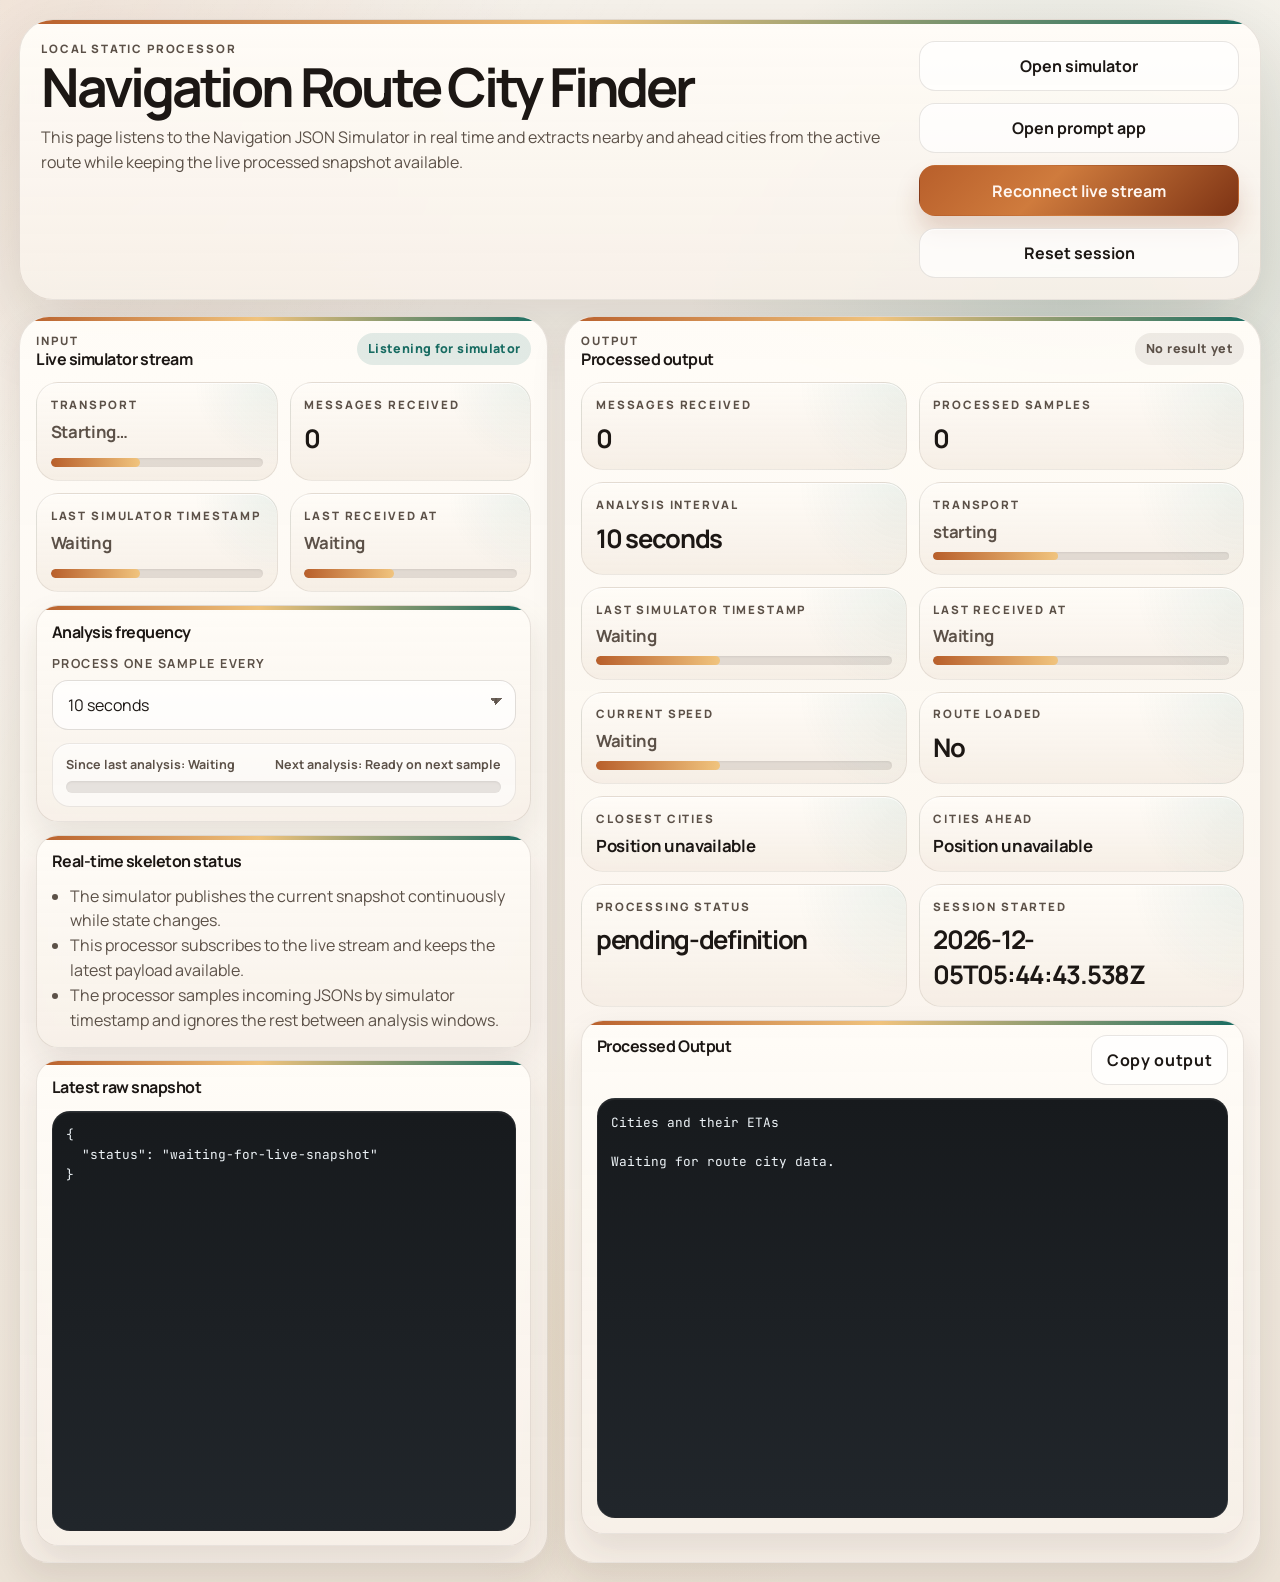
<file: html/processor.html>
<!DOCTYPE html>
<html lang="en">
<head>
	<meta charset="UTF-8">
	<meta name="viewport" content="width=device-width, initial-scale=1.0">
	<title>Navigation Route City Finder</title>
	<link rel="preconnect" href="https://fonts.googleapis.com">
	<link rel="preconnect" href="https://fonts.gstatic.com" crossorigin>
	<link href="https://fonts.googleapis.com/css2?family=Manrope:wght@400;500;600;700;800&family=JetBrains+Mono:wght@400;600&display=swap" rel="stylesheet">
	<link rel="stylesheet" href="../css/processor.css">
</head>
<body>
	<div class="page-shell">
		<header class="hero-card">
			<div>
				<p class="eyebrow">Local static processor</p>
				<h1>Navigation Route City Finder</h1>
				<p class="hero-copy">This page listens to the Navigation JSON Simulator in real time and extracts nearby and ahead cities from the active route while keeping the live processed snapshot available.</p>
			</div>
			<div class="hero-actions">
				<a class="link-button" href="./simulation.html" target="_blank" rel="noopener noreferrer">Open simulator</a>
				<a class="link-button" href="./prompt-builder.html" target="_blank" rel="noopener noreferrer">Open prompt app</a>
				<button id="reconnect-btn" class="file-button" type="button">Reconnect live stream</button>
				<button id="reset-session-btn" class="link-button" type="button">Reset session</button>
			</div>
		</header>

		<main class="workspace-grid">
			<section class="panel input-panel">
				<div class="panel-header">
					<div>
						<p class="panel-kicker">Input</p>
						<h2>Live simulator stream</h2>
					</div>
					<p id="input-status" class="status-chip">Connecting</p>
				</div>
				<div class="connection-grid">
					<article class="summary-card">
						<p class="summary-label">Transport</p>
						<strong id="transport-readout">Starting…</strong>
					</article>
					<article class="summary-card">
						<p class="summary-label">Messages received</p>
						<strong id="message-count-readout">0</strong>
					</article>
					<article class="summary-card">
						<p class="summary-label">Last simulator timestamp</p>
						<strong id="last-simulator-time-readout">Waiting</strong>
					</article>
					<article class="summary-card">
						<p class="summary-label">Last received at</p>
						<strong id="last-received-readout">Waiting</strong>
					</article>
				</div>
				<section class="stack-card analysis-control-card">
					<div class="stack-header">
						<h3>Analysis frequency</h3>
					</div>
					<label class="field-label" for="analysis-frequency">Process one sample every</label>
					<select id="analysis-frequency" class="select-control">
						<option value="5000">5 seconds</option>
						<option value="10000" selected>10 seconds</option>
						<option value="15000">15 seconds</option>
						<option value="30000">30 seconds</option>
						<option value="60000">1 minute</option>
						<option value="120000">2 minutes</option>
						<option value="300000">5 minutes</option>
						<option value="600000">10 minutes</option>
						<option value="900000">15 minutes</option>
						<option value="1800000">30 minutes</option>
						<option value="3600000">1 hour</option>
					</select>
					<div class="analysis-progress-card" aria-live="polite">
						<div class="analysis-progress-labels">
							<span id="analysis-since-readout">Since last analysis: Waiting</span>
							<span id="analysis-next-readout">Next analysis: Ready on next sample</span>
						</div>
						<div class="analysis-progress-track" role="progressbar" aria-label="Analysis interval progress" aria-valuemin="0" aria-valuemax="100" aria-valuenow="0">
							<span id="analysis-progress-bar" class="analysis-progress-bar"></span>
						</div>
					</div>
				</section>
				<div class="tips-card">
					<h3>Real-time skeleton status</h3>
					<ul>
						<li>The simulator publishes the current snapshot continuously while state changes.</li>
						<li>This processor subscribes to the live stream and keeps the latest payload available.</li>
						<li>The processor samples incoming JSONs by simulator timestamp and ignores the rest between analysis windows.</li>
					</ul>
				</div>
				<section class="stack-card raw-stream-card">
					<div class="stack-header">
						<h3>Latest raw snapshot</h3>
					</div>
					<pre id="raw-json" class="json-output">{
  "status": "waiting-for-live-snapshot"
}</pre>
				</section>
			</section>

			<section class="panel output-panel">
				<div class="panel-header">
					<div>
						<p class="panel-kicker">Output</p>
						<h2>Processed output</h2>
					</div>
					<p id="result-status" class="status-chip muted">No result yet</p>
				</div>

				<div id="summary-grid" class="summary-grid">
					<article class="summary-card placeholder-card">
						<p class="summary-label">Processed samples</p>
						<strong>0</strong>
					</article>
					<article class="summary-card placeholder-card">
						<p class="summary-label">Distance analyzed</p>
						<strong>0.00 km</strong>
					</article>
					<article class="summary-card placeholder-card">
						<p class="summary-label">Warnings</p>
						<strong>0</strong>
					</article>
					<article class="summary-card placeholder-card">
						<p class="summary-label">Input type</p>
						<strong>Unknown</strong>
					</article>
				</div>

				<div class="output-stack">
					<section class="stack-card">
						<div class="stack-header">
							<h3>Processed Output</h3>
							<button id="copy-processed-json-btn" class="link-button panel-action-button" type="button">Copy output</button>
						</div>
						<pre id="processed-json" class="json-output">{}</pre>
					</section>
				</div>
			</section>
		</main>
	</div>

	<script src="../js/processor.js"></script>
</body>
</html>
</file>
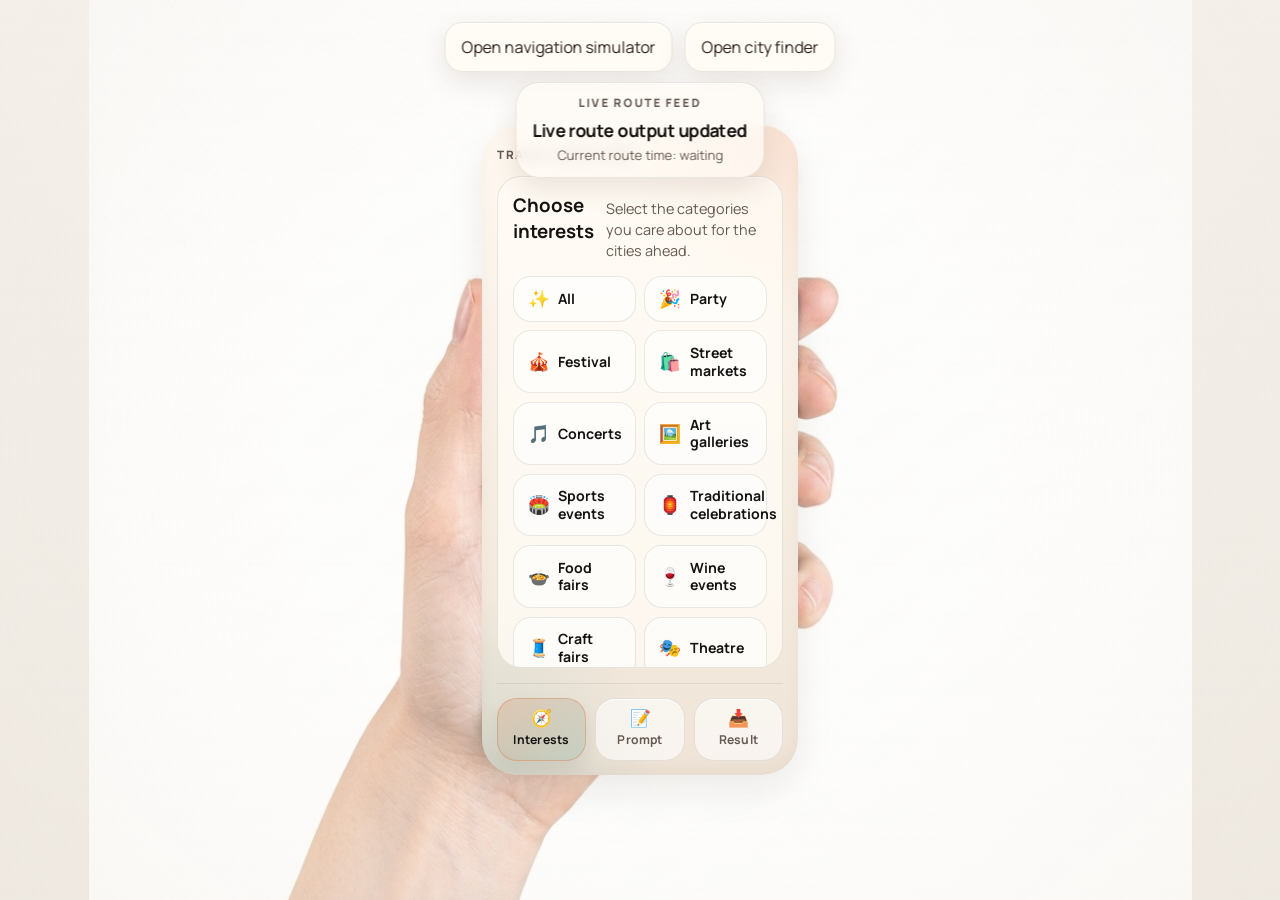
<file: html/prompt-builder.html>
<!DOCTYPE html>
<html lang="en">
<head>
	<meta charset="UTF-8">
	<meta name="viewport" content="width=device-width, initial-scale=1.0">
	<title>Route Events Prompt Builder</title>
	<link rel="preconnect" href="https://fonts.googleapis.com">
	<link rel="preconnect" href="https://fonts.gstatic.com" crossorigin>
	<link href="https://fonts.googleapis.com/css2?family=Manrope:wght@400;500;600;700;800&family=JetBrains+Mono:wght@400;600&display=swap" rel="stylesheet">
	<link rel="stylesheet" href="../css/prompt-builder.css">
</head>
<body>
	<div class="page-shell">
		<main class="device-stage">
			<div class="external-topbar">
				<nav class="external-links" aria-label="Navigation links">
					<a class="hero-link" href="./simulation.html" target="_blank" rel="noopener noreferrer">Open navigation simulator</a>
					<a class="hero-link" href="./processor.html" target="_blank" rel="noopener noreferrer">Open city finder</a>
				</nav>
				<section id="feed-card" class="status-card external-status-card">
					<p class="status-label">Live route feed</p>
					<strong id="feed-status">Waiting for processed output</strong>
					<p id="feed-time" class="status-meta">Current route time: waiting</p>
				</section>
			</div>

			<section class="phone-shell" aria-label="Prompt builder app">
				<div class="phone-frame">
					<div class="phone-notch" aria-hidden="true"></div>
					<div class="phone-screen">
						<header class="app-header">
							<div>
								<p class="app-kicker">Travel assistant</p>
							</div>
							<div class="app-actions">
								<button id="copy-prompt-btn" class="copy-button is-hidden" type="button" hidden aria-hidden="true">Copy prompt</button>
							</div>
						</header>

						<div class="tab-panels">
							<section id="tab-categories" class="tab-panel selector-card is-active" data-tab-panel="categories">
								<div class="section-heading">
									<h3>Choose interests</h3>
									<p>Select the categories you care about for the cities ahead.</p>
								</div>
								<div id="interest-grid" class="interest-grid" aria-label="Interest categories"></div>
							</section>

							<section id="tab-prompt" class="tab-panel prompt-card" data-tab-panel="prompt">
								<pre id="prompt-output" class="prompt-output">Waiting for route city data.</pre>
							</section>

							<section id="tab-result" class="tab-panel result-card" data-tab-panel="result">
								<div class="result-empty-state" aria-live="polite">
									<p class="result-empty-kicker">No live results</p>
									<h3>Paid event-search API not connected</h3>
									<p>This phone demo is an academic exercise rather than a commercial product, so no paid API has been added for automatic result fetching.</p>
									<p>The Result tab stays intentionally blank until you connect your own provider.</p>
								</div>
							</section>
						</div>

						<nav class="bottom-nav" aria-label="Phone menus">
							<button class="bottom-nav-button is-active" type="button" data-tab-target="categories" aria-pressed="true">
								<span class="bottom-nav-icon" aria-hidden="true">🧭</span>
								<span class="bottom-nav-label">Interests</span>
							</button>
							<button class="bottom-nav-button" type="button" data-tab-target="prompt" aria-pressed="false">
								<span class="bottom-nav-icon" aria-hidden="true">📝</span>
								<span class="bottom-nav-label">Prompt</span>
							</button>
							<button class="bottom-nav-button" type="button" data-tab-target="result" aria-pressed="false">
								<span class="bottom-nav-icon" aria-hidden="true">📥</span>
								<span class="bottom-nav-label">Result</span>
							</button>
						</nav>
					</div>
				</div>
			</section>
		</main>
	</div>

	<script src="../js/prompt-builder.js"></script>
</body>
</html>
</file>
<file: css/processor.css>
:root {
	color-scheme: light;
	--bg: #f4efe7;
	--paper: rgba(255, 252, 247, 0.92);
	--paper-strong: rgba(255, 252, 247, 0.98);
	--line: rgba(67, 46, 31, 0.12);
	--ink: #1c1714;
	--ink-soft: #5c5148;
	--accent: #b85f2b;
	--accent-deep: #7d3314;
	--cool: #176b61;
	--warn: #b46b17;
	--danger: #b2432e;
	--shadow-lg: 0 28px 80px rgba(45, 28, 16, 0.14);
	--shadow-md: 0 16px 34px rgba(45, 28, 16, 0.1);
	--radius-xl: 30px;
	--radius-lg: 22px;
	--radius-md: 16px;
}

* {
	box-sizing: border-box;
}

html,
body {
	min-height: 100%;
}

body {
	margin: 0;
	font-family: "Manrope", "Segoe UI", sans-serif;
	color: var(--ink);
	background:
		radial-gradient(circle at top left, rgba(184, 95, 43, 0.14), transparent 26%),
		radial-gradient(circle at 84% 18%, rgba(23, 107, 97, 0.16), transparent 23%),
		radial-gradient(circle at 50% 84%, rgba(214, 165, 84, 0.12), transparent 20%),
		linear-gradient(180deg, #f8f4ed 0%, #ece3d7 100%);
}

body::before {
	content: "";
	position: fixed;
	inset: 0;
	pointer-events: none;
	background:
		repeating-linear-gradient(90deg, rgba(255, 255, 255, 0.04) 0, rgba(255, 255, 255, 0.04) 1px, transparent 1px, transparent 96px),
		linear-gradient(120deg, rgba(255, 255, 255, 0.24), transparent 38%);
	opacity: 0.8;
}

.page-shell {
	position: relative;
	max-width: 1500px;
	margin: 0 auto;
	padding: 1.2rem;
	z-index: 1;
}

.hero-card,
.panel,
.summary-card,
.stack-card,
.tips-card {
	background: linear-gradient(var(--paper-strong), rgba(247, 240, 232, 0.92));
	border: 1px solid var(--line);
	box-shadow: var(--shadow-md);
	backdrop-filter: blur(18px) saturate(1.04);
	overflow: hidden;
	position: relative;
}

.hero-card::before,
.panel::before,
.stack-card::before,
.tips-card::before {
	content: "";
	position: absolute;
	inset: 0 0 auto;
	height: 4px;
	background: linear-gradient(90deg, var(--accent), #f0c37d 45%, var(--cool));
}

.hero-card {
	display: grid;
	grid-template-columns: 1.6fr minmax(220px, 320px);
	gap: 1.25rem;
	padding: 1.3rem;
	border-radius: 34px;
	box-shadow: var(--shadow-lg);
	margin-bottom: 1rem;
}

.eyebrow,
.panel-kicker,
.summary-label {
	margin: 0;
	text-transform: uppercase;
	letter-spacing: 0.16em;
	font-size: 0.72rem;
	font-weight: 800;
	color: var(--ink-soft);
}

h1,
h2,
h3,
p {
	margin: 0;
}

h1 {
	margin-top: 0.35rem;
	font-size: clamp(2rem, 4.2vw, 4rem);
	line-height: 0.94;
	letter-spacing: -0.06em;
}

.hero-copy {
	margin-top: 0.8rem;
	max-width: 62rem;
	line-height: 1.55;
	color: var(--ink-soft);
}

.hero-actions {
	display: flex;
	flex-direction: column;
	justify-content: space-between;
	gap: 0.75rem;
}

.workspace-grid {
	display: grid;
	grid-template-columns: minmax(320px, 0.95fr) minmax(420px, 1.25fr);
	gap: 1rem;
}

.panel {
	border-radius: var(--radius-xl);
	padding: 1rem;
	min-height: 0;
}

.panel-header,
.stack-header {
	display: flex;
	justify-content: space-between;
	gap: 1rem;
	align-items: flex-start;
	margin-bottom: 0.8rem;
}

.panel-action-button {
	padding: 0.6rem 0.85rem;
	font-size: 0.78rem;
	font-weight: 800;
	letter-spacing: 0.04em;
	white-space: nowrap;
}

.field-label {
	display: block;
	margin-bottom: 0.45rem;
	font-size: 0.78rem;
	text-transform: uppercase;
	letter-spacing: 0.12em;
	font-weight: 700;
	color: var(--ink-soft);
}

.connection-grid {
	display: grid;
	grid-template-columns: repeat(2, minmax(0, 1fr));
	gap: 0.75rem;
	margin-bottom: 0.8rem;
}

textarea,
select,
button,
.file-button,
.link-button {
	font: inherit;
	border-radius: 16px;
}

select {
	width: 100%;
	padding: 0.82rem 0.95rem;
	border: 1px solid rgba(70, 49, 34, 0.16);
	background: rgba(255, 255, 255, 0.74);
	color: var(--ink);
	box-shadow: inset 0 1px 0 rgba(255, 255, 255, 0.82);
	appearance: none;
	background-image:
		linear-gradient(45deg, transparent 50%, rgba(92, 81, 72, 0.9) 50%),
		linear-gradient(135deg, rgba(92, 81, 72, 0.9) 50%, transparent 50%);
	background-position:
		calc(100% - 1.1rem) calc(50% - 3px),
		calc(100% - 0.8rem) calc(50% - 3px);
	background-size: 7px 7px, 7px 7px;
	background-repeat: no-repeat;
}

textarea {
	width: 100%;
	min-height: 430px;
	resize: vertical;
	padding: 1rem;
	border: 1px solid rgba(70, 49, 34, 0.16);
	background: rgba(255, 255, 255, 0.74);
	color: var(--ink);
	font-family: "JetBrains Mono", monospace;
	font-size: 0.85rem;
	line-height: 1.56;
	box-shadow: inset 0 1px 0 rgba(255, 255, 255, 0.82);
	margin-bottom: 0.8rem;
}

.raw-stream-card {
	margin-top: 0.8rem;
}

.analysis-control-card {
	margin-bottom: 0.8rem;
}

.analysis-progress-card {
	margin-top: 0.8rem;
	padding: 0.8rem 0.85rem;
	border-radius: 18px;
	background: rgba(255, 255, 255, 0.56);
	border: 1px solid rgba(70, 49, 34, 0.1);
	box-shadow: inset 0 1px 0 rgba(255, 255, 255, 0.72);
}

.analysis-progress-labels {
	display: flex;
	justify-content: space-between;
	gap: 0.75rem;
	margin-bottom: 0.5rem;
	font-size: 0.78rem;
	font-weight: 700;
	color: var(--ink-soft);
}

.analysis-progress-track {
	position: relative;
	display: block;
	height: 0.72rem;
	border-radius: 999px;
	overflow: hidden;
	background: rgba(92, 81, 72, 0.14);
	box-shadow: inset 0 1px 2px rgba(28, 23, 20, 0.08);
}

.analysis-progress-bar {
	position: absolute;
	inset: 0 auto 0 0;
	width: 0%;
	border-radius: inherit;
	background: linear-gradient(90deg, var(--cool) 0%, #f0c37d 55%, var(--accent) 100%);
	transition: width 180ms linear;
}

textarea:focus,
select:focus,
button:focus,
.file-button:focus,
.link-button:focus {
	outline: none;
}

textarea:focus-visible,
select:focus-visible,
button:focus-visible,
.file-button:focus-visible,
.link-button:focus-visible {
	box-shadow: 0 0 0 3px rgba(184, 95, 43, 0.2);
}

.button-row {
	display: grid;
	grid-template-columns: repeat(auto-fit, minmax(140px, 1fr));
	gap: 0.55rem;
	margin-bottom: 0.8rem;
}

.compact-row {
	margin: 0.85rem 0;
}

button,
.file-button,
.link-button {
	display: inline-flex;
	align-items: center;
	justify-content: center;
	text-decoration: none;
	padding: 0.82rem 0.95rem;
	border: 1px solid transparent;
	cursor: pointer;
	font-weight: 700;
	transition: transform 160ms ease, box-shadow 160ms ease, background 160ms ease;
}

button:hover,
.file-button:hover,
.link-button:hover {
	transform: translateY(-1px);
}

button:disabled {
	opacity: 0.55;
	cursor: not-allowed;
	transform: none;
}

.button-primary,
.file-button {
	background: linear-gradient(135deg, var(--accent) 0%, #cf7b3d 40%, var(--accent-deep) 100%);
	color: #fff6f0;
	box-shadow: 0 16px 24px rgba(125, 51, 20, 0.18);
}

.button-ghost,
.link-button {
	background: rgba(255, 255, 255, 0.7);
	color: var(--ink);
	border-color: rgba(70, 49, 34, 0.12);
	box-shadow: inset 0 1px 0 rgba(255, 255, 255, 0.8);
}

#file-input {
	display: none;
}

.tips-card,
.stack-card {
	border-radius: var(--radius-lg);
	padding: 0.9rem;
}

.tips-card h3,
.stack-card h3,
h2 {
	font-size: 1rem;
	letter-spacing: -0.03em;
}

.tips-card ul {
	margin: 0.7rem 0 0;
	padding-left: 1.15rem;
	color: var(--ink-soft);
	line-height: 1.55;
}

.tips-card span {
	font-family: "JetBrains Mono", monospace;
	color: var(--ink);
	font-size: 0.82rem;
}

.status-chip {
	padding: 0.48rem 0.68rem;
	border-radius: 999px;
	background: rgba(23, 107, 97, 0.12);
	color: var(--cool);
	font-size: 0.78rem;
	font-weight: 800;
	letter-spacing: 0.03em;
	white-space: nowrap;
}

.status-chip.muted {
	background: rgba(92, 81, 72, 0.1);
	color: var(--ink-soft);
}

.status-chip.warn {
	background: rgba(180, 107, 23, 0.14);
	color: var(--warn);
}

.status-chip.danger {
	background: rgba(178, 67, 46, 0.14);
	color: var(--danger);
}

.summary-grid {
	display: grid;
	grid-template-columns: repeat(2, minmax(0, 1fr));
	gap: 0.75rem;
	margin-bottom: 0.8rem;
}

.summary-card {
	border-radius: 22px;
	padding: 0.85rem;
	background:
		radial-gradient(circle at top right, rgba(23, 107, 97, 0.08), transparent 32%),
		linear-gradient(rgba(255, 252, 247, 0.98), rgba(245, 237, 228, 0.92));
	border: 1px solid rgba(70, 49, 34, 0.1);
	box-shadow: inset 0 1px 0 rgba(255, 255, 255, 0.78);
}

.summary-card strong {
	display: block;
	margin-top: 0.55rem;
	font-size: clamp(1.15rem, 2vw, 1.8rem);
	letter-spacing: -0.05em;
}

.summary-card.summary-card-text strong {
	font-size: clamp(0.92rem, 1.35vw, 1.05rem);
	line-height: 1.35;
	letter-spacing: -0.02em;
	word-break: break-word;
}

.summary-city-list {
	display: flex;
	flex-direction: column;
	gap: 0.45rem;
	max-height: 11.5rem;
	overflow: auto;
	padding-right: 0.2rem;
}

.summary-city-list::-webkit-scrollbar {
	width: 8px;
}

.summary-city-list::-webkit-scrollbar-track {
	background: transparent;
}

.summary-city-list::-webkit-scrollbar-thumb {
	background: linear-gradient(rgba(184, 95, 43, 0.45), rgba(23, 107, 97, 0.35)) padding-box;
	border-radius: 999px;
	border: 2px solid transparent;
}

.summary-city-item {
	display: block;
	padding-bottom: 0.35rem;
	border-bottom: 1px solid rgba(70, 49, 34, 0.08);
}

.summary-city-item:last-child {
	padding-bottom: 0;
	border-bottom: 0;
}

.summary-city-name {
	font-weight: 700;
	color: var(--ink);
}

.summary-city-eta {
	display: inline-block;
	margin-left: 0.35rem;
	color: var(--ink-soft);
	font-size: 0.9em;
	font-weight: 600;
}

.summary-loading {
	margin-top: 0.55rem;
	display: flex;
	flex-direction: column;
	gap: 0.5rem;
}

.summary-loading.summary-loading-inline {
	margin-top: 0;
	width: 100%;
}

.summary-loading strong {
	margin-top: 0;
	font-size: clamp(0.92rem, 1.35vw, 1.05rem);
	line-height: 1.35;
	letter-spacing: -0.02em;
	color: var(--ink-soft);
}

.summary-loading-inline strong {
	display: block;
	margin-bottom: 0.4rem;
}

.summary-loading-track {
	position: relative;
	display: block;
	height: 0.56rem;
	border-radius: 999px;
	overflow: hidden;
	background: rgba(92, 81, 72, 0.14);
	box-shadow: inset 0 1px 2px rgba(28, 23, 20, 0.08);
}

.summary-loading-bar {
	position: absolute;
	inset: 0;
	width: 42%;
	border-radius: inherit;
	background: linear-gradient(90deg, var(--accent) 0%, #f0c37d 55%, var(--cool) 100%);
	background-size: 180% 100%;
	animation: processor-summary-loading 1.15s ease-in-out infinite;
}

@keyframes processor-summary-loading {
	0% {
		transform: translateX(-110%);
	}
	100% {
		transform: translateX(260%);
	}
}

.output-stack {
	display: grid;
	grid-template-columns: minmax(0, 1fr);
	gap: 0.8rem;
}

.log-output,
.json-output {
	min-height: 420px;
	max-height: 62vh;
	overflow: auto;
	border-radius: 18px;
	padding: 0.85rem;
	font-family: "JetBrains Mono", monospace;
	font-size: 0.8rem;
	line-height: 1.55;
	background: linear-gradient(180deg, #171a1d 0%, #21262b 100%);
	color: #edf3f7;
	border: 1px solid rgba(255, 255, 255, 0.06);
	box-shadow: inset 0 1px 0 rgba(255, 255, 255, 0.06);
	margin: 0;
}

.log-output {
	display: flex;
	flex-direction: column;
	gap: 0.5rem;
}

.log-output.empty-state {
	justify-content: center;
	align-items: center;
	color: rgba(237, 243, 247, 0.65);
	text-align: center;
}

.log-entry {
	display: grid;
	grid-template-columns: auto auto 1fr;
	gap: 0.65rem;
	align-items: start;
	padding: 0.65rem;
	border-radius: 14px;
	background: rgba(255, 255, 255, 0.04);
	border: 1px solid rgba(255, 255, 255, 0.05);
}

.log-level,
.log-code {
	font-size: 0.7rem;
	font-weight: 700;
	letter-spacing: 0.08em;
	text-transform: uppercase;
	padding: 0.2rem 0.4rem;
	border-radius: 999px;
	background: rgba(255, 255, 255, 0.08);
	white-space: nowrap;
}

.log-entry.info .log-level {
	color: #8ad2c7;
	background: rgba(23, 107, 97, 0.22);
}

.log-entry.warn .log-level {
	color: #f4c26e;
	background: rgba(180, 107, 23, 0.22);
}

.log-entry.error .log-level {
	color: #f19985;
	background: rgba(178, 67, 46, 0.22);
}

.log-message {
	color: #edf3f7;
}

@media (max-width: 1080px) {
	.hero-card,
	.workspace-grid,
	.output-stack {
		grid-template-columns: 1fr;
	}

	.hero-actions {
		flex-direction: row;
		flex-wrap: wrap;
	}

	.stack-header {
		align-items: center;
	}
}

@media (max-width: 720px) {
	.page-shell {
		padding: 0.8rem;
	}

	.hero-card,
	.panel {
		padding: 0.9rem;
		border-radius: 24px;
	}

	.summary-grid,
	.connection-grid,
	.button-row {
		grid-template-columns: 1fr;
	}

	.stack-header {
		flex-direction: column;
		align-items: stretch;
	}

	.analysis-progress-labels {
		flex-direction: column;
	}

	textarea,
	.log-output,
	.json-output {
		min-height: 300px;
	}

	.log-entry {
		grid-template-columns: 1fr;
	}
}
</file>
<file: css/prompt-builder.css>
:root {
	color-scheme: light;
	--bg-top: #f7efe4;
	--bg-bottom: #ddd7cd;
	--ink: #151311;
	--ink-soft: #655a52;
	--line: rgba(55, 39, 28, 0.14);
	--accent: #d9622b;
	--accent-soft: #ffcc7d;
	--cool: #0f7a6b;
	--phone-body: #171515;
	--phone-bezel: #2a2726;
	--screen-top: #fff8f0;
	--screen-bottom: #efe4d7;
	--shadow-lg: 0 44px 120px rgba(42, 28, 17, 0.22);
	--shadow-md: 0 16px 38px rgba(42, 28, 17, 0.14);
}

* {
	box-sizing: border-box;
}

html,
body {
	min-height: 100%;
}

body {
	margin: 0;
	font-family: "Manrope", "Segoe UI", sans-serif;
	color: var(--ink);
	background:
		linear-gradient(rgba(248, 245, 240, 0.18), rgba(248, 245, 240, 0.18)),
		url("../assets/ui/holding_phone.png") center center / contain no-repeat fixed,
		linear-gradient(180deg, #f5f1eb 0%, #e8e1d7 100%);
}

body::before {
	content: "";
	position: fixed;
	inset: 0;
	pointer-events: none;
	background:
		radial-gradient(circle at center, rgba(255, 255, 255, 0) 44%, rgba(236, 228, 218, 0.26) 100%),
		linear-gradient(180deg, rgba(255, 255, 255, 0.08), rgba(255, 255, 255, 0.22));
	opacity: 1;
}

.page-shell {
	position: relative;
	max-width: 100%;
	min-height: 100vh;
	margin: 0 auto;
	padding: 1.25rem 1rem;
	display: flex;
	align-items: center;
	justify-content: center;
	z-index: 1;
}

.hero-band {
	display: grid;
	grid-template-columns: 1.4fr auto;
	gap: 1rem;
	align-items: start;
	padding: 1.2rem 1.3rem;
	border-radius: 32px;
	background: linear-gradient(rgba(255, 250, 243, 0.96), rgba(245, 234, 223, 0.92));
	border: 1px solid var(--line);
	box-shadow: var(--shadow-md);
	margin-bottom: 1rem;
	position: relative;
	overflow: hidden;
}

.hero-band::before {
	content: "";
	position: absolute;
	inset: 0 0 auto;
	height: 4px;
	background: linear-gradient(90deg, var(--accent), var(--accent-soft), var(--cool));
}

.eyebrow,
.app-kicker,
.status-label {
	margin: 0;
	text-transform: uppercase;
	letter-spacing: 0.16em;
	font-size: 0.72rem;
	font-weight: 800;
	color: var(--ink-soft);
}

h1,
h2,
h3,
p {
	margin: 0;
}

h1 {
	margin-top: 0.4rem;
	font-size: clamp(2rem, 4.3vw, 4rem);
	line-height: 0.94;
	letter-spacing: -0.06em;
}

.hero-copy {
	margin-top: 0.8rem;
	max-width: 52rem;
	line-height: 1.55;
	color: var(--ink-soft);
}

.hero-actions {
	display: flex;
	align-items: flex-start;
}

.hero-link,
.copy-button,
.interest-chip {
	font: inherit;
	text-decoration: none;
	border-radius: 18px;
	border: 1px solid transparent;
	cursor: pointer;
	transition: transform 160ms ease, box-shadow 160ms ease, background 160ms ease;
}

.hero-link,
.copy-button {
	display: inline-flex;
	align-items: center;
	justify-content: center;
	padding: 0.82rem 1rem;
	background: linear-gradient(135deg, var(--accent) 0%, #f0903c 45%, #a53d15 100%);
	color: #fff6f0;
	box-shadow: 0 14px 26px rgba(165, 61, 21, 0.2);
}

.hero-link:hover,
.copy-button:hover,
.interest-chip:hover {
	transform: translateY(-1px);
}

.hero-link:focus-visible,
.copy-button:focus-visible,
.interest-chip:focus-visible {
	outline: none;
	box-shadow: 0 0 0 3px rgba(217, 98, 43, 0.22);
}

.device-stage {
	display: flex;
	flex-direction: column;
	align-items: center;
	justify-content: center;
	gap: 1.1rem;
	min-height: calc(100vh - 2.5rem);
}

.external-topbar {
	position: fixed;
	top: 1.35rem;
	left: 50%;
	transform: translateX(-50%);
	display: flex;
	flex-direction: column;
	align-items: center;
	gap: 0.65rem;
	z-index: 3;
}

.external-links {
	display: flex;
	flex-wrap: wrap;
	justify-content: center;
	gap: 0.75rem;
}

.external-links .hero-link {
	background: rgba(255, 251, 245, 0.78);
	color: #2b2018;
	border-color: rgba(55, 39, 28, 0.1);
	box-shadow: 0 10px 28px rgba(80, 59, 45, 0.12), inset 0 1px 0 rgba(255, 255, 255, 0.82);
	backdrop-filter: blur(8px);
}

.phone-shell {
	width: min(100%, 316px);
	position: relative;
	padding: 0;
	isolation: isolate;
}

.phone-shell::before {
	display: none;
}

.phone-shell::after {
	display: none;
}

.phone-frame {
	background: transparent;
	border-radius: 0;
	padding: 0;
	box-shadow: none;
	border: 0;
	position: relative;
	transform: none;
	z-index: 1;
}

.phone-frame::before {
	display: none;
}

.phone-frame::after {
	display: none;
}

.phone-notch {
	display: none;
}

.phone-screen {
	display: flex;
	flex-direction: column;
	border-radius: 36px;
	padding: 1.35rem 0.92rem 0.9rem;
	background:
		linear-gradient(118deg, rgba(255, 255, 255, 0.12) 0%, rgba(255, 255, 255, 0.03) 18%, rgba(255, 255, 255, 0) 36%),
		radial-gradient(circle at top right, rgba(217, 98, 43, 0.14), transparent 28%),
		radial-gradient(circle at bottom left, rgba(15, 122, 107, 0.12), transparent 25%),
		linear-gradient(180deg, var(--screen-top) 0%, var(--screen-bottom) 100%);
	height: min(650px, calc(100vh - 10.6rem));
	min-height: 590px;
	overflow: hidden;
	box-shadow: 0 16px 38px rgba(42, 28, 17, 0.08), inset 0 1px 0 rgba(255, 255, 255, 0.52), inset 0 -8px 18px rgba(42, 28, 17, 0.04);
}

.app-header,
.section-heading {
	display: flex;
	justify-content: space-between;
	gap: 0.75rem;
	align-items: start;
}

.app-header {
	margin-bottom: 0.9rem;
}

.app-actions {
	display: flex;
	align-items: center;
}

.status-card,
.selector-card,
.prompt-card,
.result-card {
	background: rgba(255, 251, 245, 0.78);
	border: 1px solid rgba(55, 39, 28, 0.1);
	border-radius: 24px;
	padding: 0.95rem;
	box-shadow: inset 0 1px 0 rgba(255, 255, 255, 0.74);
	margin-bottom: 0.9rem;
}

.status-card {
	flex: 0 0 auto;
}

.status-card.is-hidden {
	display: none;
}

.external-status-card {
	margin-bottom: 0;
	padding: 0.75rem 1rem;
	text-align: center;
	background: rgba(255, 251, 245, 0.72);
	backdrop-filter: blur(8px);
	box-shadow: 0 10px 28px rgba(80, 59, 45, 0.12), inset 0 1px 0 rgba(255, 255, 255, 0.82);
}

.external-status-card strong {
	margin-top: 0.35rem;
	font-size: 1rem;
}

.external-status-card .status-meta {
	margin-top: 0.25rem;
	font-size: 0.82rem;
}

.copy-button.is-hidden {
	display: none;
}

.status-card strong {
	display: block;
	margin-top: 0.5rem;
	font-size: 1.1rem;
	letter-spacing: -0.03em;
}

.status-meta,
.section-heading p {
	margin-top: 0.45rem;
	color: var(--ink-soft);
	line-height: 1.45;
	font-size: 0.9rem;
}

.tab-panels {
	flex: 1 1 auto;
	min-height: 0;
	position: relative;
	overflow: hidden;
}

.tab-panel {
	display: none;
	height: 100%;
	margin-bottom: 0;
	overflow: hidden;
}

.tab-panel.is-active {
	display: block;
}

.prompt-card.is-active,
.result-card.is-active {
	display: flex;
	flex-direction: column;
	min-height: 0;
}

.selector-card {
	overflow: auto;
}

.result-card {
	justify-content: center;
}

.interest-grid {
	display: grid;
	grid-template-columns: repeat(2, minmax(0, 1fr));
	gap: 0.55rem;
	margin-top: 0.9rem;
}

.interest-chip {
	display: flex;
	align-items: center;
	gap: 0.55rem;
	width: 100%;
	padding: 0.8rem 0.85rem;
	text-align: left;
	background: rgba(255, 255, 255, 0.62);
	border-color: rgba(55, 39, 28, 0.1);
	box-shadow: inset 0 1px 0 rgba(255, 255, 255, 0.74);
	color: var(--ink);
	font-weight: 700;
}

.interest-chip.is-selected {
	background: linear-gradient(135deg, rgba(217, 98, 43, 0.18), rgba(15, 122, 107, 0.14));
	border-color: rgba(217, 98, 43, 0.32);
}

.interest-chip-emoji {
	font-size: 1.1rem;
	line-height: 1;
}

.interest-chip-label {
	font-size: 0.88rem;
	line-height: 1.25;
}

.prompt-output {
	margin: 0;
	padding: 0.95rem;
	border-radius: 20px;
	flex: 1 1 auto;
	min-height: 0;
	height: auto;
	overflow-x: hidden;
	overflow-y: scroll;
	scrollbar-gutter: stable;
	overscroll-behavior: contain;
	background: linear-gradient(180deg, #121518 0%, #1e2429 100%);
	border: 1px solid rgba(255, 255, 255, 0.06);
	color: #eef5f8;
	font-family: "JetBrains Mono", monospace;
	font-size: 0.8rem;
	line-height: 1.6;
	white-space: pre-wrap;
	word-break: break-word;
}

.prompt-output::-webkit-scrollbar {
	width: 10px;
}

.prompt-output::-webkit-scrollbar-track {
	background: rgba(255, 255, 255, 0.05);
	border-radius: 999px;
}

.prompt-output::-webkit-scrollbar-thumb {
	background: linear-gradient(rgba(217, 98, 43, 0.62), rgba(15, 122, 107, 0.48));
	border-radius: 999px;
	border: 2px solid rgba(18, 21, 24, 0.88);
}

.result-empty-state {
	flex: 1 1 auto;
	min-height: 0;
	display: flex;
	flex-direction: column;
	justify-content: center;
	align-items: center;
	text-align: center;
	gap: 0.8rem;
	padding: 1.4rem;
	border-radius: 24px;
	background: linear-gradient(180deg, rgba(255, 251, 245, 0.55), rgba(248, 241, 233, 0.78));
	border: 1px dashed rgba(55, 39, 28, 0.16);
	box-shadow: inset 0 1px 0 rgba(255, 255, 255, 0.8);
}

.result-empty-kicker {
	margin: 0;
	text-transform: uppercase;
	letter-spacing: 0.14em;
	font-size: 0.72rem;
	font-weight: 800;
	color: var(--ink-soft);
}

.result-empty-state h3 {
	font-size: 1.3rem;
	line-height: 1.1;
	letter-spacing: -0.04em;
}

.result-empty-state p {
	max-width: 21rem;
	color: var(--ink-soft);
	line-height: 1.55;
}

.bottom-nav {
	display: grid;
	grid-template-columns: repeat(3, minmax(0, 1fr));
	gap: 0.55rem;
	padding-top: 0.9rem;
	margin-top: 0.9rem;
	border-top: 1px solid rgba(55, 39, 28, 0.08);
	flex: 0 0 auto;
}

.bottom-nav-button {
	display: flex;
	flex-direction: column;
	align-items: center;
	justify-content: center;
	gap: 0.28rem;
	padding: 0.7rem 0.5rem;
	border-radius: 20px;
	border: 1px solid rgba(55, 39, 28, 0.1);
	background: rgba(255, 255, 255, 0.58);
	color: var(--ink-soft);
	font: inherit;
	font-weight: 700;
	cursor: pointer;
	box-shadow: inset 0 1px 0 rgba(255, 255, 255, 0.72);
	transition: transform 160ms ease, box-shadow 160ms ease, background 160ms ease;
}

.bottom-nav-button:hover {
	transform: translateY(-1px);
}

.bottom-nav-button.is-active {
	background: linear-gradient(135deg, rgba(217, 98, 43, 0.18), rgba(15, 122, 107, 0.14));
	border-color: rgba(217, 98, 43, 0.3);
	color: var(--ink);
	box-shadow: 0 10px 18px rgba(42, 28, 17, 0.08);
}

.bottom-nav-button:focus-visible {
	outline: none;
	box-shadow: 0 0 0 3px rgba(217, 98, 43, 0.22);
}

.bottom-nav-icon {
	font-size: 1.05rem;
	line-height: 1;
}

.bottom-nav-label {
	font-size: 0.76rem;
	letter-spacing: 0.02em;
}

@media (max-width: 840px) {
	.hero-band {
		grid-template-columns: 1fr;
	}
}

@media (max-width: 520px) {
	.page-shell {
		padding: 0.8rem;
	}

	.phone-frame {
		padding: 12px;
		border-radius: 34px;
	}

	.phone-screen {
		border-radius: 24px;
		height: min(720px, calc(100vh - 8rem));
		min-height: 560px;
	}

	.interest-grid {
		grid-template-columns: 1fr;
	}

	.app-header,
	.section-heading {
		flex-direction: column;
	}

	.bottom-nav {
		gap: 0.4rem;
	}
}
</file>
